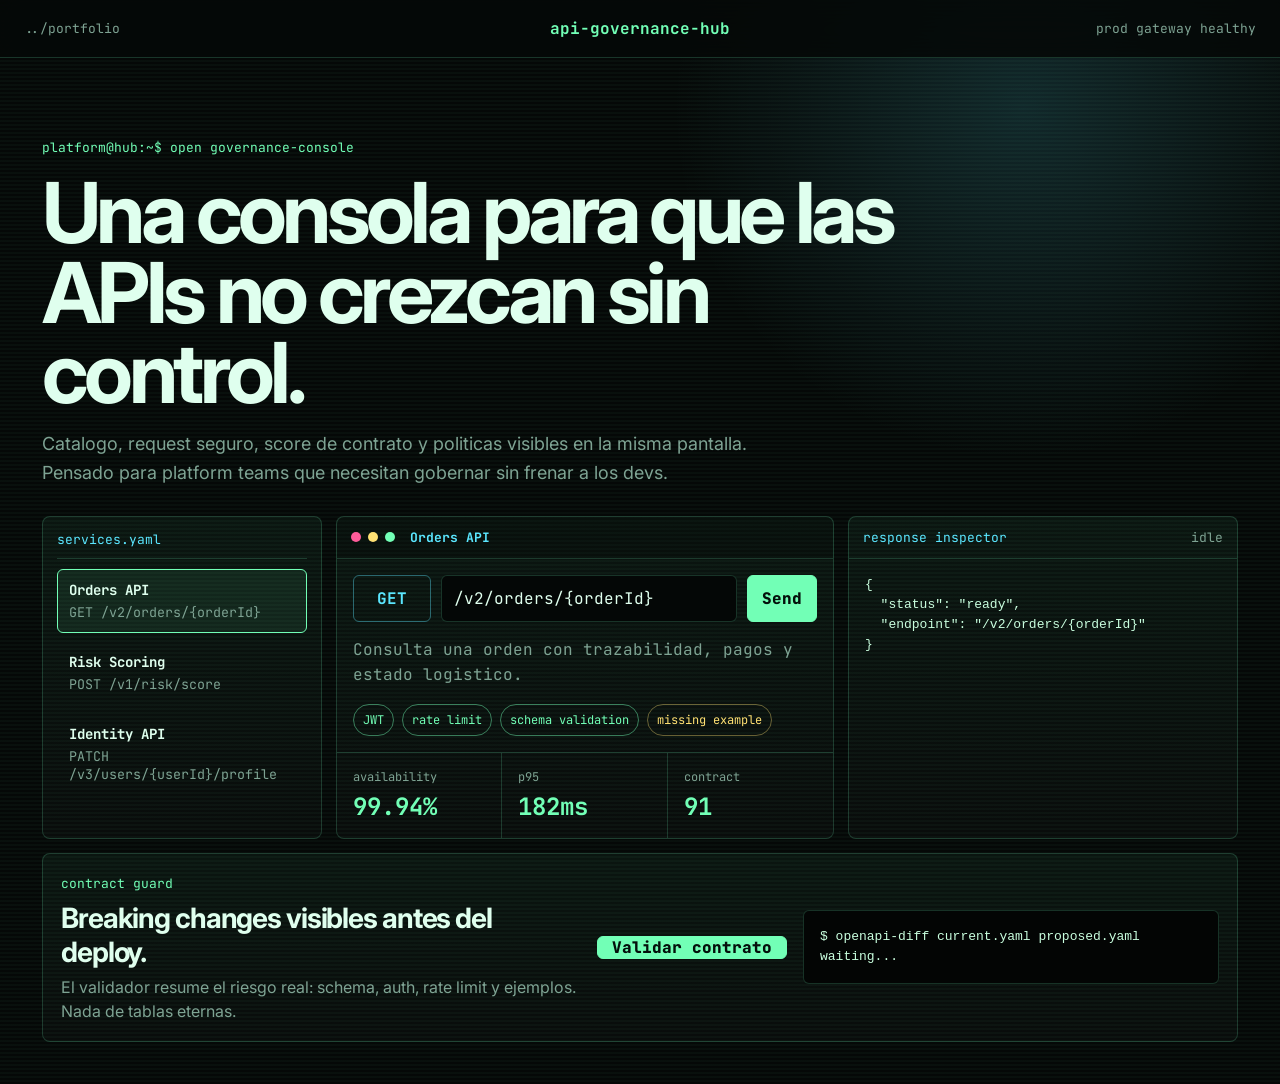
<file: projects/api-governance-hub/index.html>
<!DOCTYPE html>
<html lang="es">
<head>
    <meta charset="UTF-8">
    <meta name="viewport" content="width=device-width, initial-scale=1.0">
    <title>API Governance Hub</title>
    <meta name="description" content="Consola tecnica para gobernar APIs, contratos, politicas y respuestas en una plataforma interna.">
    <link rel="preconnect" href="https://fonts.googleapis.com">
    <link rel="preconnect" href="https://fonts.gstatic.com" crossorigin>
    <link href="https://fonts.googleapis.com/css2?family=JetBrains+Mono:wght@400;500;600;700&family=Inter:wght@500;700;800&display=swap" rel="stylesheet">
    <link rel="stylesheet" href="styles.css">
</head>
<body>
    <header class="terminal-header">
        <a href="../../index.html">../portfolio</a>
        <strong>api-governance-hub</strong>
        <span>prod gateway healthy</span>
    </header>

    <main class="terminal-page">
        <section class="hero">
            <span class="prompt">platform@hub:~$ open governance-console</span>
            <h1>Una consola para que las APIs no crezcan sin control.</h1>
            <p>Catalogo, request seguro, score de contrato y politicas visibles en la misma pantalla. Pensado para platform teams que necesitan gobernar sin frenar a los devs.</p>
        </section>

        <section class="console-grid">
            <aside class="service-rail">
                <div class="rail-title">services.yaml</div>
                <div id="endpointList" class="endpoint-list"></div>
            </aside>

            <section class="request-console">
                <div class="window-bar">
                    <span></span><span></span><span></span>
                    <strong id="serviceName">Endpoint</strong>
                </div>
                <div class="request-line">
                    <span id="methodBadge" class="method">GET</span>
                    <input id="urlInput" readonly>
                    <button id="sendRequest">Send</button>
                </div>
                <p id="servicePath" class="service-path"></p>
                <div id="policyList" class="policy-list"></div>
                <div class="slo-strip">
                    <div><span>availability</span><strong id="availabilityValue">99.94%</strong></div>
                    <div><span>p95</span><strong id="latencyValue">182ms</strong></div>
                    <div><span>contract</span><strong id="contractScore">91</strong></div>
                </div>
            </section>

            <aside class="response-panel">
                <div class="panel-head">
                    <span>response inspector</span>
                    <em id="responseMeta">idle</em>
                </div>
                <pre id="jsonOutput">{
  "status": "ready",
  "message": "Select an endpoint and send a request."
}</pre>
            </aside>
        </section>

        <section class="contract-lab">
            <div>
                <span class="prompt">contract guard</span>
                <h2>Breaking changes visibles antes del deploy.</h2>
                <p>El validador resume el riesgo real: schema, auth, rate limit y ejemplos. Nada de tablas eternas.</p>
            </div>
            <button id="runContract">Validar contrato</button>
            <pre id="contractOutput">$ openapi-diff current.yaml proposed.yaml
waiting...</pre>
        </section>
    </main>

    <script src="script.js"></script>
</body>
</html>
</file>
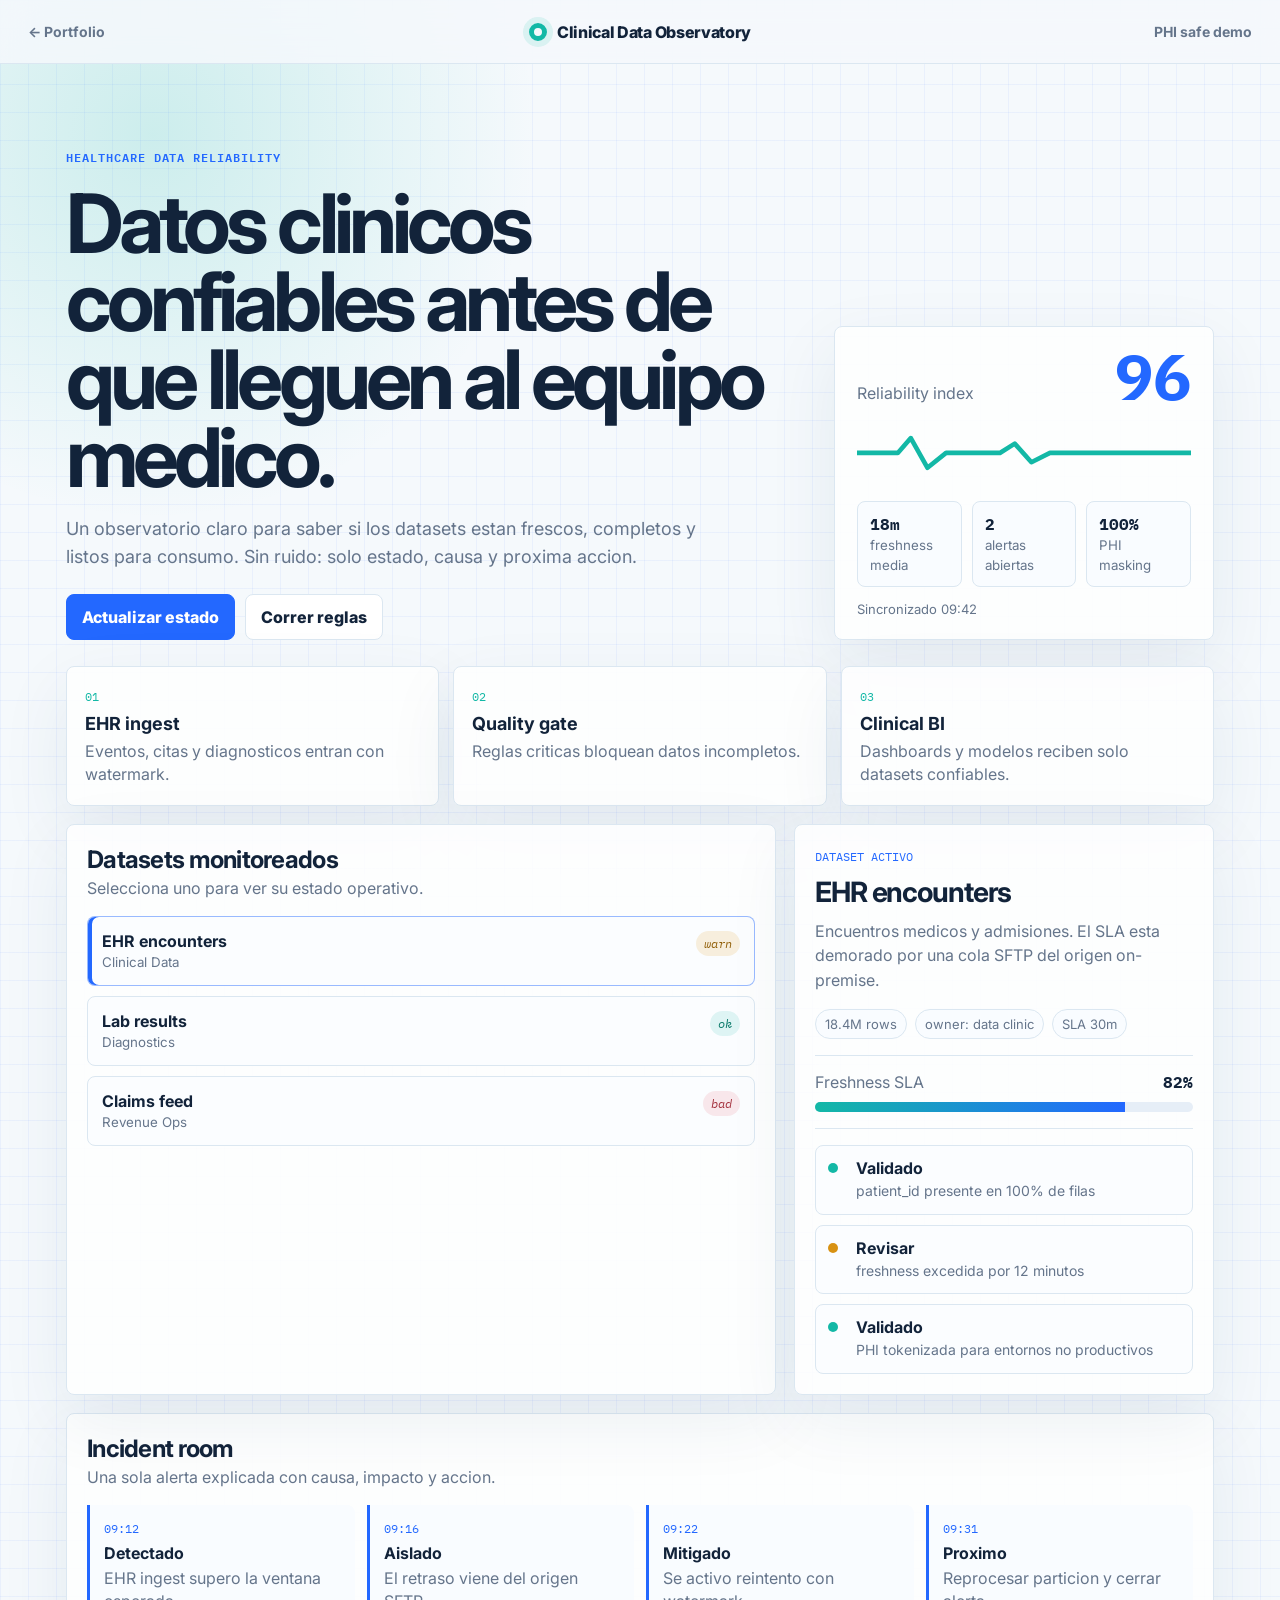
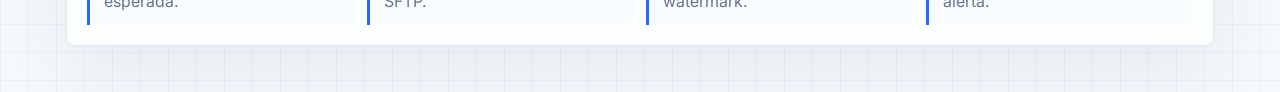
<file: projects/clinical-data-observatory/index.html>
<!DOCTYPE html>
<html lang="es">
<head>
    <meta charset="UTF-8">
    <meta name="viewport" content="width=device-width, initial-scale=1.0">
    <title>Clinical Data Observatory</title>
    <meta name="description" content="Observatorio de datos clinicos con freshness, calidad y linaje para equipos de salud.">
    <link rel="preconnect" href="https://fonts.googleapis.com">
    <link rel="preconnect" href="https://fonts.gstatic.com" crossorigin>
    <link href="https://fonts.googleapis.com/css2?family=Inter:wght@400;500;600;700;800&family=IBM+Plex+Mono:wght@500;600&display=swap" rel="stylesheet">
    <link rel="stylesheet" href="styles.css">
</head>
<body>
    <header class="clinic-header">
        <a href="../../index.html" class="back-link">&larr; Portfolio</a>
        <div class="brand">
            <span class="brand-mark"></span>
            Clinical Data Observatory
        </div>
        <span class="environment">PHI safe demo</span>
    </header>

    <main class="page">
        <section class="hero">
            <div class="hero-copy">
                <span class="eyebrow">Healthcare data reliability</span>
                <h1>Datos clinicos confiables antes de que lleguen al equipo medico.</h1>
                <p>Un observatorio claro para saber si los datasets estan frescos, completos y listos para consumo. Sin ruido: solo estado, causa y proxima accion.</p>
                <div class="hero-actions">
                    <button id="refreshState">Actualizar estado</button>
                    <button id="runQuality" class="secondary">Correr reglas</button>
                </div>
            </div>

            <aside class="vitals-card" aria-label="Estado general">
                <div class="vitals-top">
                    <span>Reliability index</span>
                    <strong id="reliabilityScore">96</strong>
                </div>
                <svg class="pulse-line" viewBox="0 0 360 54" aria-hidden="true">
                    <polyline points="0,28 44,28 58,12 76,44 96,28 154,28 170,18 188,38 208,28 360,28"></polyline>
                </svg>
                <div class="vitals-grid">
                    <div><b>18m</b><small>freshness media</small></div>
                    <div><b>2</b><small>alertas abiertas</small></div>
                    <div><b>100%</b><small>PHI masking</small></div>
                </div>
                <p id="lastSync">Sincronizado 09:42</p>
            </aside>
        </section>

        <section class="care-path" aria-label="Flujo de datos">
            <div>
                <span>01</span>
                <strong>EHR ingest</strong>
                <p>Eventos, citas y diagnosticos entran con watermark.</p>
            </div>
            <div>
                <span>02</span>
                <strong>Quality gate</strong>
                <p>Reglas criticas bloquean datos incompletos.</p>
            </div>
            <div>
                <span>03</span>
                <strong>Clinical BI</strong>
                <p>Dashboards y modelos reciben solo datasets confiables.</p>
            </div>
        </section>

        <section class="observatory">
            <div class="dataset-panel">
                <div class="section-title">
                    <h2>Datasets monitoreados</h2>
                    <p>Selecciona uno para ver su estado operativo.</p>
                </div>
                <div id="datasetList" class="dataset-list"></div>
            </div>

            <aside class="dataset-detail">
                <span class="detail-label">Dataset activo</span>
                <h2 id="datasetName"></h2>
                <p id="datasetDesc"></p>
                <div id="datasetMeta" class="meta-row"></div>
                <div class="freshness">
                    <div>
                        <span>Freshness SLA</span>
                        <strong id="freshnessValue"></strong>
                    </div>
                    <div class="freshness-bar"><span id="freshnessBar"></span></div>
                </div>
                <div id="qualityRules" class="rule-stack"></div>
            </aside>
        </section>

        <section class="incident-room">
            <div class="section-title">
                <h2>Incident room</h2>
                <p>Una sola alerta explicada con causa, impacto y accion.</p>
            </div>
            <div id="incidentSteps" class="incident-steps"></div>
        </section>
    </main>

    <script src="script.js"></script>
</body>
</html>
</file>
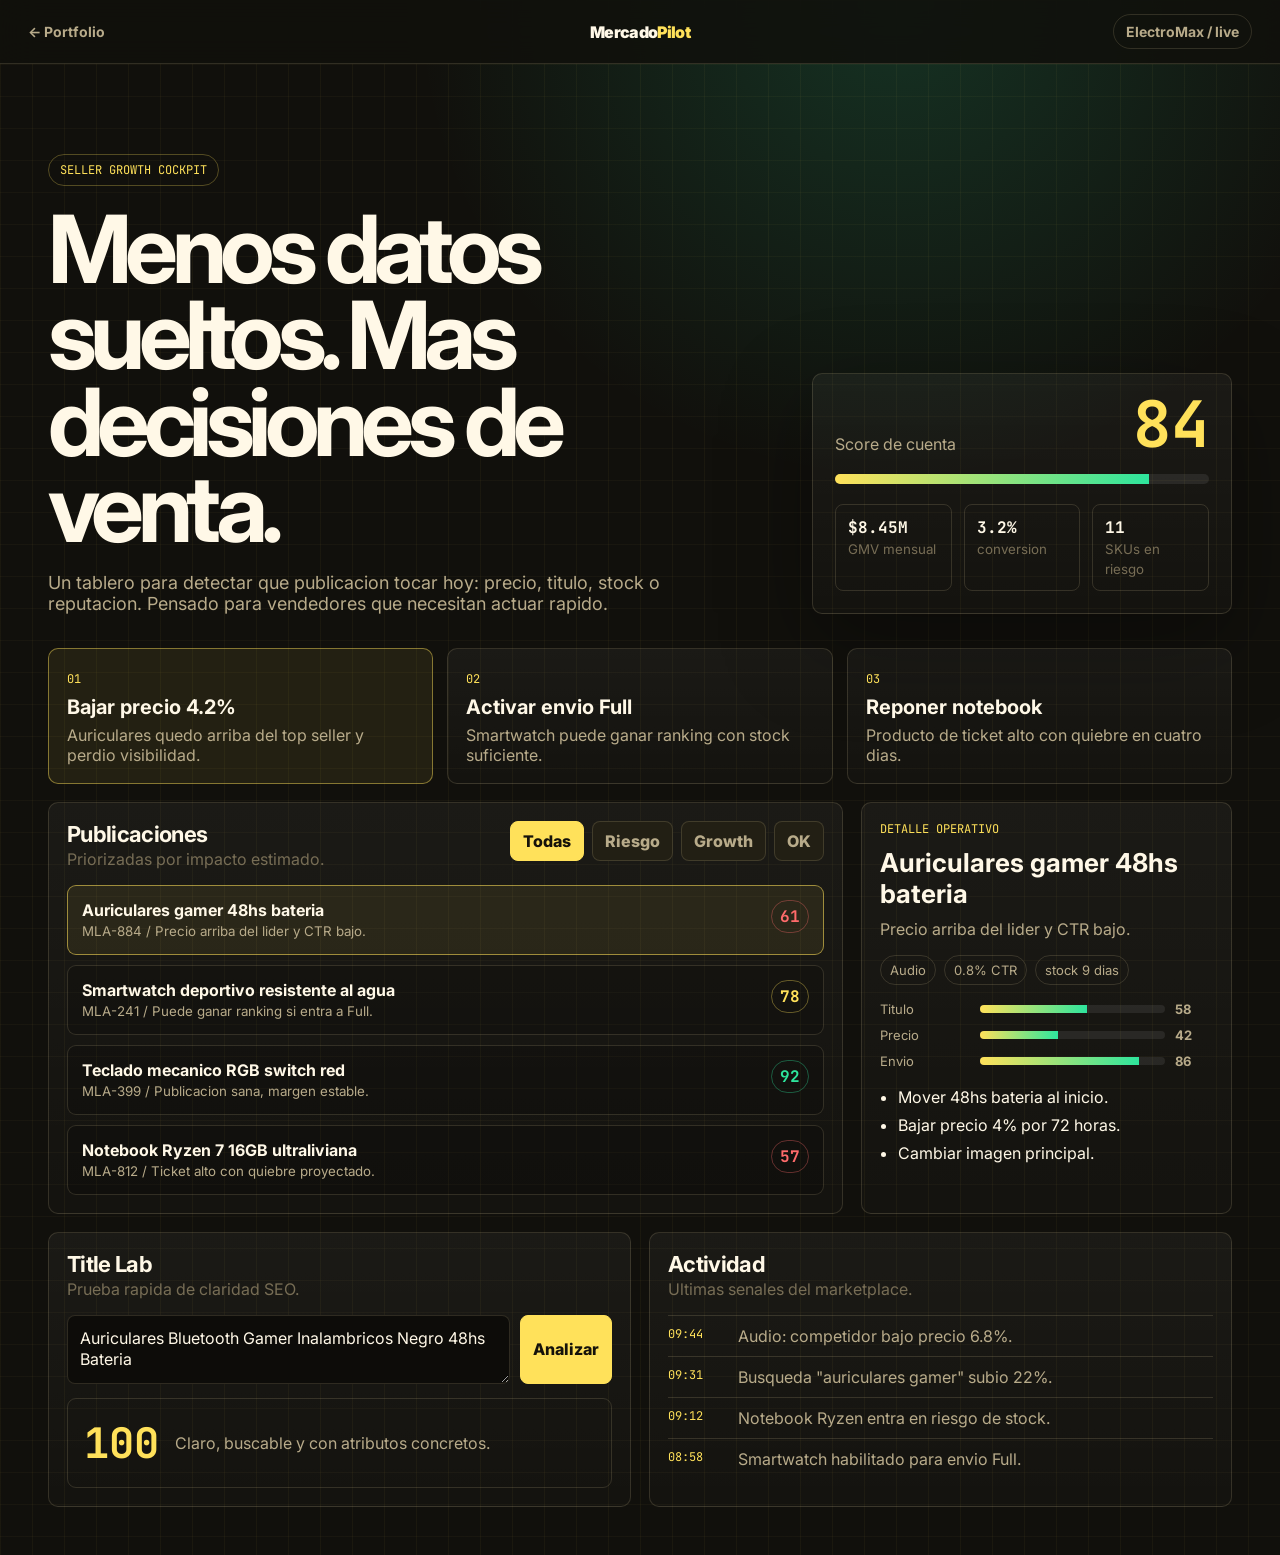
<file: projects/mercadopilot-intelligence/index.html>
<!DOCTYPE html>
<html lang="es">
<head>
    <meta charset="UTF-8">
    <meta name="viewport" content="width=device-width, initial-scale=1.0">
    <title>MercadoPilot Intelligence</title>
    <meta name="description" content="Panel de crecimiento para vendedores de marketplace con decisiones claras sobre precio, stock y publicaciones.">
    <link rel="preconnect" href="https://fonts.googleapis.com">
    <link rel="preconnect" href="https://fonts.gstatic.com" crossorigin>
    <link href="https://fonts.googleapis.com/css2?family=Inter:wght@400;500;600;700;800;900&family=JetBrains+Mono:wght@500;700&display=swap" rel="stylesheet">
    <link rel="stylesheet" href="styles.css">
</head>
<body>
    <header class="topbar">
        <a href="../../index.html" class="back">&larr; Portfolio</a>
        <div class="brand">Mercado<span>Pilot</span></div>
        <div class="account-pill">ElectroMax / live</div>
    </header>

    <main class="page">
        <section class="hero">
            <div class="hero-copy">
                <span class="tag">Seller growth cockpit</span>
                <h1>Menos datos sueltos. Mas decisiones de venta.</h1>
                <p>Un tablero para detectar que publicacion tocar hoy: precio, titulo, stock o reputacion. Pensado para vendedores que necesitan actuar rapido.</p>
            </div>
            <aside class="seller-card">
                <div class="seller-card__top">
                    <span>Score de cuenta</span>
                    <strong id="accountScore">84</strong>
                </div>
                <div class="seller-meter"><span style="--value:84%"></span></div>
                <div class="seller-stats">
                    <div><b>$8.45M</b><small>GMV mensual</small></div>
                    <div><b>3.2%</b><small>conversion</small></div>
                    <div><b>11</b><small>SKUs en riesgo</small></div>
                </div>
            </aside>
        </section>

        <section class="decision-row" aria-label="Decisiones recomendadas">
            <article class="decision is-hot">
                <span>01</span>
                <h3>Bajar precio 4.2%</h3>
                <p>Auriculares quedo arriba del top seller y perdio visibilidad.</p>
            </article>
            <article class="decision">
                <span>02</span>
                <h3>Activar envio Full</h3>
                <p>Smartwatch puede ganar ranking con stock suficiente.</p>
            </article>
            <article class="decision">
                <span>03</span>
                <h3>Reponer notebook</h3>
                <p>Producto de ticket alto con quiebre en cuatro dias.</p>
            </article>
        </section>

        <section class="workspace">
            <div class="board">
                <div class="section-head">
                    <div>
                        <h2>Publicaciones</h2>
                        <p>Priorizadas por impacto estimado.</p>
                    </div>
                    <div class="filters">
                        <button class="active" data-filter="all">Todas</button>
                        <button data-filter="risk">Riesgo</button>
                        <button data-filter="growth">Growth</button>
                        <button data-filter="ok">OK</button>
                    </div>
                </div>
                <div class="listing-list" id="listingList"></div>
            </div>

            <aside class="detail" id="detailPanel">
                <div class="detail__label">Detalle operativo</div>
                <h2 id="detailTitle">Selecciona una publicacion</h2>
                <p id="detailText">Cada recomendacion resume motivo, impacto y accion concreta.</p>
                <div class="detail-meta" id="detailMeta"></div>
                <div class="score-list" id="scoreList"></div>
                <ul class="next-steps" id="nextSteps"></ul>
            </aside>
        </section>

        <section class="bottom-grid">
            <div class="title-lab">
                <div class="section-head">
                    <div>
                        <h2>Title Lab</h2>
                        <p>Prueba rapida de claridad SEO.</p>
                    </div>
                </div>
                <div class="lab-form">
                    <textarea id="titleInput" rows="2">Auriculares Bluetooth Gamer Inalambricos Negro 48hs Bateria</textarea>
                    <button id="analyzeBtn">Analizar</button>
                </div>
                <div class="lab-result">
                    <strong id="titleScore">--</strong>
                    <p id="titleFeedback">El score combina longitud, atributos y ruido comercial.</p>
                </div>
            </div>

            <div class="activity">
                <div class="section-head">
                    <div>
                        <h2>Actividad</h2>
                        <p>Ultimas senales del marketplace.</p>
                    </div>
                </div>
                <div id="activityFeed" class="activity-feed"></div>
            </div>
        </section>
    </main>

    <script src="script.js"></script>
</body>
</html>
</file>
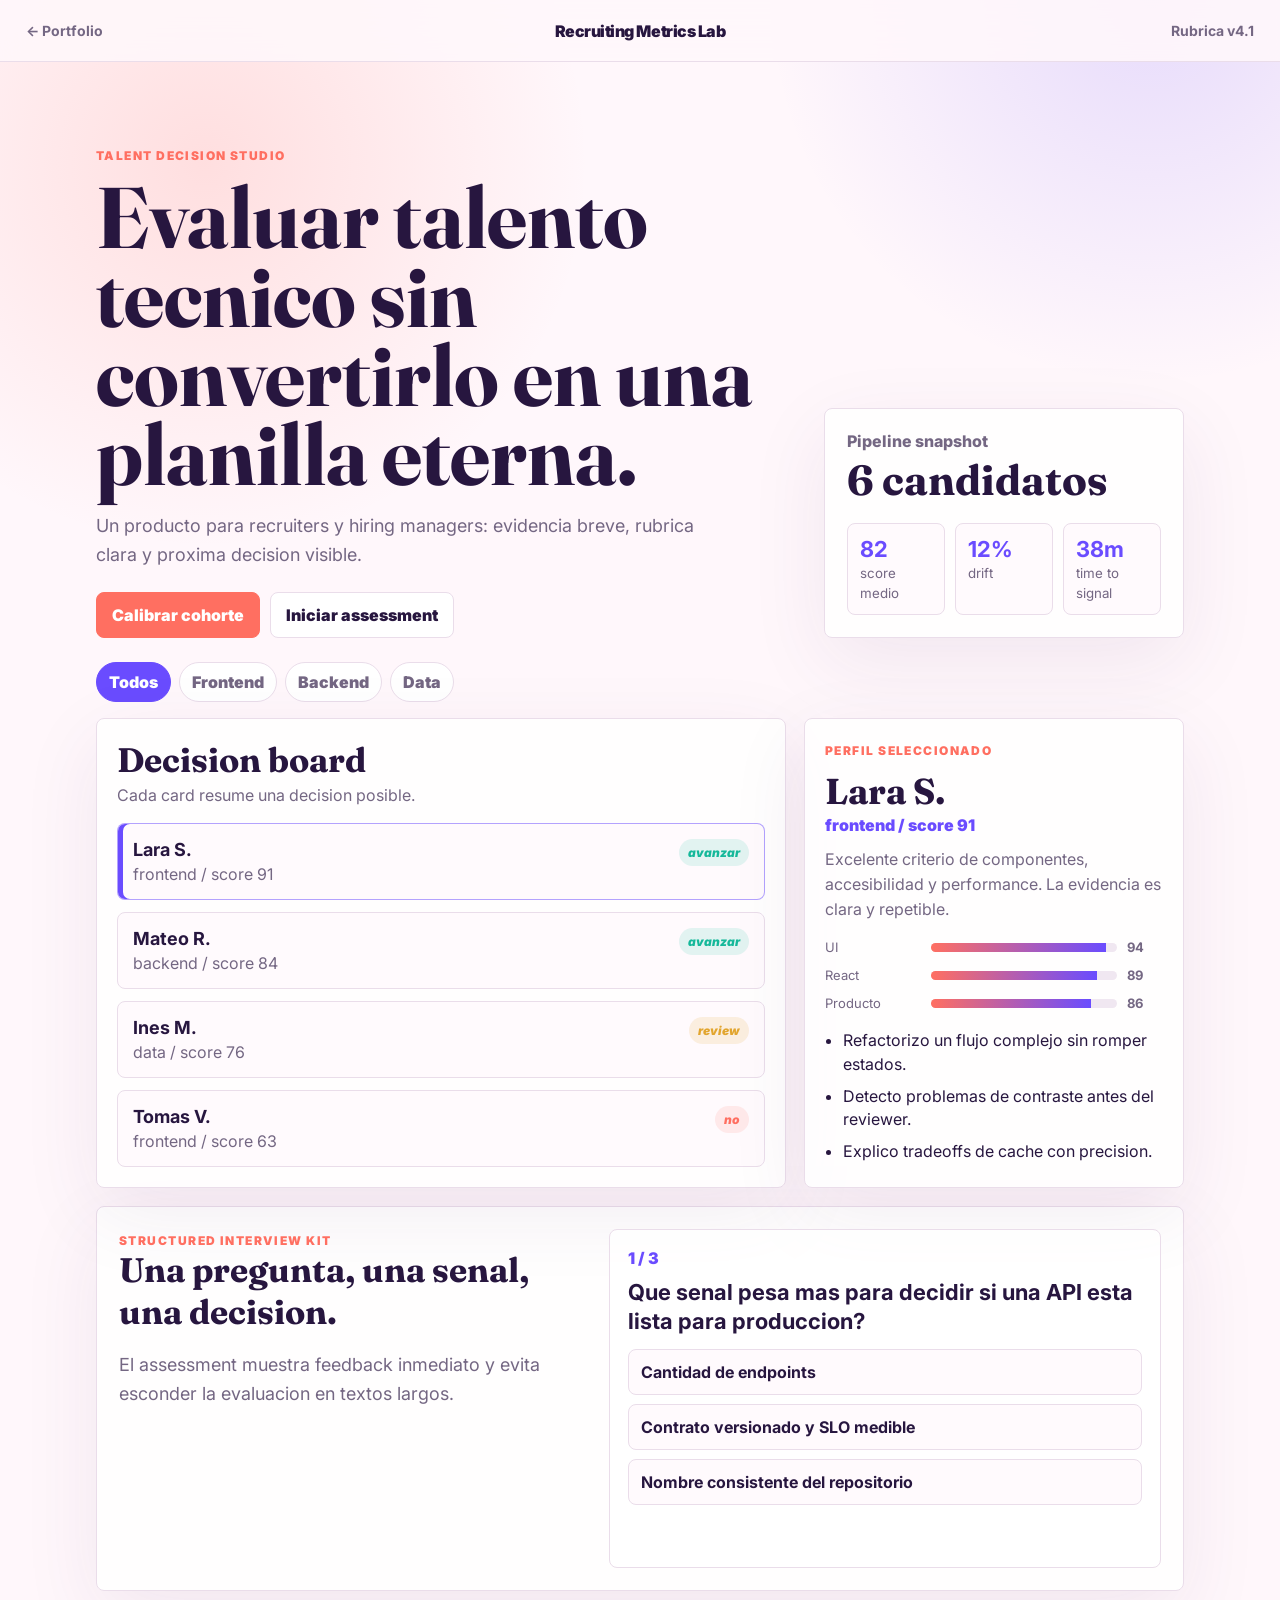
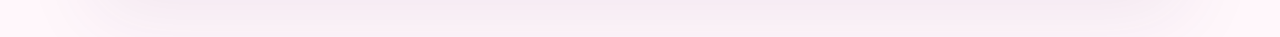
<file: projects/recruiting-metrics-lab/index.html>
<!DOCTYPE html>
<html lang="es">
<head>
    <meta charset="UTF-8">
    <meta name="viewport" content="width=device-width, initial-scale=1.0">
    <title>Recruiting Metrics Lab</title>
    <meta name="description" content="Producto HR Tech para evaluar candidatos tecnicos con scorecards claros y decisiones explicables.">
    <link rel="preconnect" href="https://fonts.googleapis.com">
    <link rel="preconnect" href="https://fonts.gstatic.com" crossorigin>
    <link href="https://fonts.googleapis.com/css2?family=Inter:wght@400;500;600;700;800;900&family=Fraunces:opsz,wght@9..144,700;9..144,800&display=swap" rel="stylesheet">
    <link rel="stylesheet" href="styles.css">
</head>
<body>
    <header class="studio-header">
        <a href="../../index.html" class="back">&larr; Portfolio</a>
        <strong>Recruiting Metrics Lab</strong>
        <span>Rubrica v4.1</span>
    </header>

    <main class="page">
        <section class="hero">
            <div>
                <span class="eyebrow">Talent decision studio</span>
                <h1>Evaluar talento tecnico sin convertirlo en una planilla eterna.</h1>
                <p>Un producto para recruiters y hiring managers: evidencia breve, rubrica clara y proxima decision visible.</p>
                <div class="hero-actions">
                    <button id="calibrateBtn">Calibrar cohorte</button>
                    <button id="startBtn" class="ghost">Iniciar assessment</button>
                </div>
            </div>
            <aside class="talent-card">
                <span>Pipeline snapshot</span>
                <strong>6 candidatos</strong>
                <div class="snapshot-grid">
                    <div><b>82</b><small>score medio</small></div>
                    <div><b id="driftValue">12%</b><small>drift</small></div>
                    <div><b>38m</b><small>time to signal</small></div>
                </div>
            </aside>
        </section>

        <nav id="roleFilters" class="role-filters" aria-label="Filtro por rol">
            <button class="active" data-role="all">Todos</button>
            <button data-role="frontend">Frontend</button>
            <button data-role="backend">Backend</button>
            <button data-role="data">Data</button>
        </nav>

        <section class="workspace">
            <div class="candidate-column">
                <div class="section-title">
                    <h2>Decision board</h2>
                    <p>Cada card resume una decision posible.</p>
                </div>
                <div id="candidateDeck" class="candidate-deck"></div>
            </div>

            <aside class="profile-panel">
                <span class="profile-label">Perfil seleccionado</span>
                <h2 id="profileName"></h2>
                <p id="profileRole"></p>
                <p id="profileSummary" class="summary"></p>
                <div id="skillBars" class="skill-bars"></div>
                <ul id="evidenceList" class="evidence-list"></ul>
            </aside>
        </section>

        <section class="interview-kit">
            <div>
                <span class="eyebrow">Structured interview kit</span>
                <h2>Una pregunta, una senal, una decision.</h2>
                <p>El assessment muestra feedback inmediato y evita esconder la evaluacion en textos largos.</p>
            </div>
            <div class="question-card">
                <span id="questionCounter">1 / 3</span>
                <h3 id="questionText"></h3>
                <div id="answerOptions" class="answer-options"></div>
                <p id="feedbackBox" class="feedback"></p>
            </div>
        </section>
    </main>

    <script src="script.js"></script>
</body>
</html>
</file>
<file: projects/api-governance-hub/styles.css>
:root {
    --bg: #050807;
    --panel: #09110f;
    --panel-2: #0d1714;
    --line: rgba(117, 255, 194, .18);
    --text: #dfffee;
    --muted: #7ea393;
    --green: #72ffb6;
    --cyan: #5be7ff;
    --pink: #ff5c9a;
    --yellow: #ffe173;
    --mono: "JetBrains Mono", monospace;
    --font: Inter, system-ui, sans-serif;
}

* { box-sizing: border-box; margin: 0; padding: 0; }
body {
    min-height: 100vh;
    color: var(--text);
    font-family: var(--mono);
    background:
        linear-gradient(rgba(114, 255, 182, .03) 50%, transparent 50%),
        radial-gradient(circle at 80% 10%, rgba(91, 231, 255, .14), transparent 22rem),
        var(--bg);
    background-size: auto 4px, auto, auto;
}
a { color: inherit; text-decoration: none; }
button, input { font: inherit; }
button { cursor: pointer; }

.terminal-header {
    display: grid;
    grid-template-columns: 1fr auto 1fr;
    align-items: center;
    min-height: 58px;
    padding: 0 24px;
    border-bottom: 1px solid var(--line);
    background: rgba(5, 8, 7, .88);
    position: sticky;
    top: 0;
    z-index: 10;
    backdrop-filter: blur(16px);
}
.terminal-header a, .terminal-header span { color: var(--muted); font-size: 13px; }
.terminal-header span { justify-self: end; }
.terminal-header strong { color: var(--green); }

.terminal-page { width: min(1320px, 100%); margin: 0 auto; padding: clamp(18px, 4vw, 42px); }
.hero { padding: 36px 0 28px; }
.prompt { color: var(--green); font-size: 13px; }
h1 {
    max-width: 920px;
    margin-top: 16px;
    font-family: var(--font);
    font-size: clamp(38px, 7vw, 84px);
    line-height: .95;
    letter-spacing: -.055em;
}
.hero p {
    max-width: 720px;
    margin-top: 18px;
    color: var(--muted);
    font-family: var(--font);
    font-size: 18px;
    line-height: 1.6;
}

.console-grid {
    display: grid;
    grid-template-columns: 280px minmax(0, 1fr) 390px;
    gap: 14px;
}
.service-rail, .request-console, .response-panel, .contract-lab {
    border: 1px solid var(--line);
    border-radius: 8px;
    background: linear-gradient(180deg, rgba(114, 255, 182, .055), rgba(255, 255, 255, .018));
}
.service-rail { padding: 14px; }
.rail-title {
    color: var(--cyan);
    border-bottom: 1px solid var(--line);
    padding-bottom: 10px;
    margin-bottom: 10px;
    font-size: 13px;
}
.endpoint-list { display: grid; gap: 8px; }
.endpoint {
    width: 100%;
    text-align: left;
    border: 1px solid transparent;
    border-radius: 6px;
    background: transparent;
    color: var(--text);
    padding: 11px;
}
.endpoint.active { border-color: var(--green); background: rgba(114, 255, 182, .08); }
.endpoint strong { display: block; font-size: 14px; }
.endpoint small { display: block; margin-top: 4px; color: var(--muted); }

.request-console { min-width: 0; overflow: hidden; }
.window-bar {
    display: flex;
    align-items: center;
    gap: 7px;
    border-bottom: 1px solid var(--line);
    padding: 12px 14px;
    background: rgba(0, 0, 0, .24);
}
.window-bar span { width: 10px; height: 10px; border-radius: 50%; background: var(--pink); }
.window-bar span:nth-child(2) { background: var(--yellow); }
.window-bar span:nth-child(3) { background: var(--green); }
.window-bar strong { margin-left: 8px; color: var(--cyan); font-size: 13px; }
.request-line {
    display: grid;
    grid-template-columns: 78px minmax(0, 1fr) auto;
    gap: 10px;
    padding: 16px;
}
.method {
    display: inline-flex;
    justify-content: center;
    align-items: center;
    border: 1px solid rgba(91, 231, 255, .4);
    border-radius: 6px;
    color: var(--cyan);
    font-weight: 700;
}
input {
    min-width: 0;
    border: 1px solid var(--line);
    border-radius: 6px;
    background: #040706;
    color: var(--text);
    padding: 12px;
}
.request-line button, .contract-lab button {
    border: 1px solid var(--green);
    border-radius: 6px;
    background: var(--green);
    color: #04100b;
    padding: 0 14px;
    font-weight: 800;
}
.service-path { padding: 0 16px; color: var(--muted); line-height: 1.55; }
.policy-list { display: flex; flex-wrap: wrap; gap: 8px; padding: 16px; }
.policy {
    border: 1px solid var(--line);
    border-radius: 999px;
    padding: 7px 9px;
    color: var(--muted);
    font-size: 12px;
}
.policy.good { color: var(--green); border-color: rgba(114, 255, 182, .45); }
.policy.warn { color: var(--yellow); border-color: rgba(255, 225, 115, .38); }
.slo-strip {
    display: grid;
    grid-template-columns: repeat(3, 1fr);
    border-top: 1px solid var(--line);
}
.slo-strip div { padding: 16px; border-right: 1px solid var(--line); }
.slo-strip div:last-child { border-right: 0; }
.slo-strip span { display: block; color: var(--muted); font-size: 12px; }
.slo-strip strong { display: block; margin-top: 6px; color: var(--green); font-size: 24px; }

.response-panel { overflow: hidden; }
.panel-head {
    display: flex;
    justify-content: space-between;
    gap: 12px;
    border-bottom: 1px solid var(--line);
    padding: 12px 14px;
    color: var(--cyan);
    font-size: 13px;
}
.panel-head em { color: var(--muted); font-style: normal; }
pre {
    white-space: pre-wrap;
    word-break: break-word;
    color: #c9ffdf;
    line-height: 1.55;
    padding: 16px;
    font-size: 13px;
}

.contract-lab {
    display: grid;
    grid-template-columns: minmax(0, 1fr) auto minmax(320px, .8fr);
    gap: 16px;
    align-items: center;
    margin-top: 14px;
    padding: 18px;
}
.contract-lab h2 {
    margin-top: 8px;
    font-family: var(--font);
    font-size: 28px;
    letter-spacing: -.04em;
}
.contract-lab p { margin-top: 6px; color: var(--muted); font-family: var(--font); line-height: 1.5; }
.contract-lab pre { border: 1px solid var(--line); border-radius: 6px; background: #030504; }

@media (max-width: 1080px) {
    .console-grid, .contract-lab { grid-template-columns: 1fr; }
}
@media (max-width: 620px) {
    body { overflow-x: hidden; }
    .terminal-header {
        position: static;
        display: flex;
        flex-wrap: wrap;
        justify-content: space-between;
        gap: 8px 12px;
        min-height: 0;
        padding: 12px 14px;
    }
    .terminal-header strong { order: 3; flex-basis: 100%; }
    .terminal-header span { justify-self: start; }
    .terminal-page { padding: 16px 14px 28px; }
    .hero { padding: 28px 0 20px; }
    .prompt { display: block; font-size: 12px; overflow-wrap: anywhere; }
    h1 { font-size: 38px; line-height: .98; letter-spacing: -.04em; overflow-wrap: anywhere; }
    .hero p { margin-top: 14px; font-size: 16px; line-height: 1.55; }
    .console-grid { gap: 12px; }
    .service-rail { padding: 12px; }
    .endpoint { padding: 10px; }
    .endpoint strong, .endpoint small { overflow-wrap: anywhere; }
    .request-line { grid-template-columns: 72px minmax(0, 1fr); gap: 9px; padding: 14px; }
    .request-line button { grid-column: 1 / -1; min-height: 42px; }
    input { padding: 10px; font-size: 13px; }
    .service-path { padding: 0 14px; font-size: 15px; }
    .policy-list { padding: 14px; }
    .slo-strip { grid-template-columns: repeat(3, minmax(0, 1fr)); }
    .slo-strip div { padding: 12px; border-right: 1px solid var(--line); border-bottom: 0; min-width: 0; }
    .slo-strip div:last-child { border-right: 0; }
    .slo-strip strong { font-size: 22px; overflow-wrap: anywhere; }
    .panel-head { padding: 11px 12px; }
    pre { padding: 14px; font-size: 12px; }
    .contract-lab { gap: 14px; padding: 14px; }
    .contract-lab h2 { font-size: 25px; line-height: 1.08; }
    .contract-lab button { width: 100%; min-height: 42px; }
}

@media (max-width: 350px) {
    h1 { font-size: 34px; }
    .request-line, .slo-strip { grid-template-columns: 1fr; }
    .slo-strip div { border-right: 0; border-bottom: 1px solid var(--line); }
}
</file>
<file: projects/clinical-data-observatory/styles.css>
:root {
    --ink: #12233a;
    --muted: #65758b;
    --soft: #8fa0b5;
    --bg: #f5f9fc;
    --surface: #ffffff;
    --line: #dbe7f1;
    --blue: #2368ff;
    --teal: #13b8a6;
    --amber: #d89213;
    --red: #d94b59;
    --mono: "IBM Plex Mono", monospace;
    --font: Inter, system-ui, sans-serif;
}

* { box-sizing: border-box; margin: 0; padding: 0; }
body {
    min-height: 100vh;
    color: var(--ink);
    font-family: var(--font);
    background:
        linear-gradient(90deg, rgba(35, 104, 255, .06) 1px, transparent 1px),
        linear-gradient(rgba(35, 104, 255, .06) 1px, transparent 1px),
        radial-gradient(circle at 12% 8%, rgba(19, 184, 166, .18), transparent 24rem),
        var(--bg);
    background-size: 28px 28px, 28px 28px, auto, auto;
}
a { color: inherit; text-decoration: none; }
button { font: inherit; cursor: pointer; }

.clinic-header {
    position: sticky;
    top: 0;
    z-index: 20;
    display: grid;
    grid-template-columns: 1fr auto 1fr;
    align-items: center;
    min-height: 64px;
    padding: 12px 28px;
    border-bottom: 1px solid var(--line);
    background: rgba(245, 249, 252, .86);
    backdrop-filter: blur(18px);
}
.back-link, .environment { color: var(--muted); font-size: 14px; font-weight: 700; }
.environment { justify-self: end; }
.brand { display: inline-flex; align-items: center; gap: 10px; font-weight: 800; letter-spacing: -.02em; }
.brand-mark {
    width: 18px;
    height: 18px;
    border-radius: 50%;
    border: 5px solid var(--teal);
    box-shadow: 0 0 0 6px rgba(19, 184, 166, .12);
}

.page { width: min(1240px, 100%); margin: 0 auto; padding: clamp(20px, 4vw, 46px); }
.hero {
    display: grid;
    grid-template-columns: minmax(0, 1fr) 380px;
    gap: 28px;
    align-items: end;
    padding: 36px 0 26px;
}
.eyebrow {
    display: inline-flex;
    color: var(--blue);
    font-family: var(--mono);
    font-size: 12px;
    font-weight: 600;
    letter-spacing: .08em;
    text-transform: uppercase;
}
h1 {
    max-width: 830px;
    margin-top: 18px;
    font-size: clamp(38px, 7vw, 82px);
    line-height: .95;
    letter-spacing: -.06em;
}
.hero-copy p {
    max-width: 650px;
    margin-top: 18px;
    color: var(--muted);
    font-size: 18px;
    line-height: 1.6;
}
.hero-actions { display: flex; flex-wrap: wrap; gap: 10px; margin-top: 22px; }
.hero-actions button {
    border: 1px solid var(--blue);
    border-radius: 8px;
    background: var(--blue);
    color: white;
    padding: 12px 15px;
    font-weight: 800;
}
.hero-actions .secondary {
    border-color: var(--line);
    background: white;
    color: var(--ink);
}

.vitals-card, .care-path div, .dataset-panel, .dataset-detail, .incident-room {
    border: 1px solid var(--line);
    border-radius: 8px;
    background: rgba(255, 255, 255, .86);
    box-shadow: 0 24px 70px rgba(31, 67, 106, .08);
}
.vitals-card { padding: 22px; }
.vitals-top { display: flex; justify-content: space-between; align-items: flex-end; color: var(--muted); }
.vitals-top strong { color: var(--blue); font-family: var(--mono); font-size: 64px; line-height: .85; }
.pulse-line {
    display: block;
    width: 100%;
    height: 54px;
    margin: 22px 0;
    fill: none;
    stroke: var(--teal);
    stroke-width: 5;
    stroke-linecap: round;
    stroke-linejoin: round;
}
.vitals-grid { display: grid; grid-template-columns: repeat(3, 1fr); gap: 10px; }
.vitals-grid div { border: 1px solid var(--line); border-radius: 8px; padding: 12px; background: #f9fcff; }
.vitals-grid b { display: block; font-family: var(--mono); color: var(--ink); }
.vitals-grid small, .vitals-card p { color: var(--muted); }
.vitals-card p { margin-top: 14px; font-size: 13px; }

.care-path { display: grid; grid-template-columns: repeat(3, 1fr); gap: 14px; margin-bottom: 18px; }
.care-path div { padding: 18px; }
.care-path span { color: var(--teal); font-family: var(--mono); font-size: 12px; }
.care-path strong { display: block; margin-top: 8px; font-size: 18px; }
.care-path p { margin-top: 6px; color: var(--muted); line-height: 1.45; }

.observatory { display: grid; grid-template-columns: minmax(0, 1fr) 420px; gap: 18px; }
.dataset-panel, .dataset-detail, .incident-room { padding: 20px; }
.section-title h2 { font-size: 24px; letter-spacing: -.03em; }
.section-title p { margin-top: 4px; color: var(--muted); }
.dataset-list { display: grid; gap: 10px; margin-top: 18px; }
.dataset-item {
    width: 100%;
    display: grid;
    grid-template-columns: 1fr auto;
    gap: 12px;
    text-align: left;
    color: var(--ink);
    border: 1px solid var(--line);
    border-radius: 8px;
    background: #fbfdff;
    padding: 14px;
}
.dataset-item.active { border-color: rgba(35, 104, 255, .45); box-shadow: inset 4px 0 0 var(--blue); }
.dataset-item strong { display: block; }
.dataset-item small { color: var(--muted); }
.status { align-self: start; justify-self: start; border-radius: 999px; padding: 5px 8px; font-family: var(--mono); font-size: 12px; }
.status.ok { color: #087868; background: rgba(19, 184, 166, .12); }
.status.warn { color: #915f08; background: rgba(216, 146, 19, .14); }
.status.bad { color: #a3303c; background: rgba(217, 75, 89, .12); }

.detail-label { color: var(--blue); font-family: var(--mono); font-size: 12px; text-transform: uppercase; }
.dataset-detail h2 { margin-top: 10px; font-size: 28px; letter-spacing: -.04em; }
.dataset-detail p { margin-top: 10px; color: var(--muted); line-height: 1.55; }
.meta-row { display: flex; flex-wrap: wrap; gap: 8px; margin: 16px 0; }
.meta-row span { border: 1px solid var(--line); border-radius: 999px; padding: 6px 9px; color: var(--muted); font-size: 13px; background: #f9fcff; }
.freshness { border-top: 1px solid var(--line); border-bottom: 1px solid var(--line); padding: 16px 0; }
.freshness div:first-child { display: flex; justify-content: space-between; color: var(--muted); }
.freshness strong { color: var(--ink); font-family: var(--mono); }
.freshness-bar { height: 10px; margin-top: 10px; border-radius: 99px; background: #e6eef7; overflow: hidden; }
.freshness-bar span { display: block; width: var(--value); height: 100%; background: linear-gradient(90deg, var(--teal), var(--blue)); }
.rule-stack { display: grid; gap: 10px; margin-top: 16px; }
.rule {
    display: grid;
    grid-template-columns: 18px 1fr;
    gap: 10px;
    align-items: start;
    border: 1px solid var(--line);
    border-radius: 8px;
    padding: 12px;
    background: #fbfdff;
}
.dot { width: 10px; height: 10px; border-radius: 50%; margin-top: 5px; background: var(--teal); }
.dot.warn { background: var(--amber); }
.dot.bad { background: var(--red); }
.rule p { margin: 2px 0 0; font-size: 14px; }

.incident-room { margin-top: 18px; }
.incident-steps { display: grid; grid-template-columns: repeat(4, 1fr); gap: 12px; margin-top: 18px; }
.incident-step { border-left: 3px solid var(--blue); padding: 12px 12px 12px 14px; background: #f9fcff; border-radius: 0 8px 8px 0; }
.incident-step time { color: var(--blue); font-family: var(--mono); font-size: 12px; }
.incident-step strong { display: block; margin-top: 6px; }
.incident-step p { color: var(--muted); margin-top: 4px; line-height: 1.45; }

@media (max-width: 940px) {
    .hero, .observatory { grid-template-columns: 1fr; }
    .care-path, .incident-steps { grid-template-columns: 1fr; }
}
@media (max-width: 620px) {
    body { overflow-x: hidden; background-size: 24px 24px, 24px 24px, auto, auto; }
    .clinic-header {
        position: static;
        display: flex;
        flex-wrap: wrap;
        justify-content: space-between;
        gap: 8px 12px;
        min-height: 0;
        padding: 12px 14px;
    }
    .brand { order: 3; flex-basis: 100%; }
    .environment { justify-self: start; }
    .page { padding: 16px 12px 28px; }
    .hero { gap: 18px; padding: 28px 0 20px; }
    h1 { font-size: 38px; line-height: .98; letter-spacing: -.045em; }
    .hero-copy p { margin-top: 14px; font-size: 16px; line-height: 1.55; }
    .hero-actions { display: grid; grid-template-columns: repeat(2, minmax(0, 1fr)); }
    .hero-actions button { min-height: 44px; padding: 10px 12px; }
    .vitals-card, .care-path div, .dataset-panel, .dataset-detail, .incident-room { border-radius: 8px; }
    .vitals-card, .dataset-panel, .dataset-detail, .incident-room { padding: 16px; }
    .vitals-top strong { font-size: 56px; }
    .pulse-line { height: 42px; margin: 16px 0; }
    .vitals-grid { grid-template-columns: repeat(3, minmax(0, 1fr)); gap: 8px; }
    .vitals-grid div { min-width: 0; padding: 9px; }
    .vitals-grid b { font-size: 13px; overflow-wrap: anywhere; }
    .vitals-grid small { font-size: 11px; line-height: 1.25; }
    .care-path { gap: 10px; margin-bottom: 12px; }
    .care-path div { padding: 14px; }
    .observatory { gap: 12px; }
    .dataset-item { grid-template-columns: 1fr auto; padding: 12px; }
    .dataset-item strong, .dataset-detail h2 { overflow-wrap: anywhere; }
    .dataset-detail h2 { font-size: 24px; }
    .freshness div:first-child { gap: 12px; }
    .rule { padding: 11px; }
    .incident-room { margin-top: 12px; }
    .incident-steps { gap: 10px; }
}

@media (max-width: 350px) {
    h1 { font-size: 34px; }
    .hero-actions, .vitals-grid, .dataset-item { grid-template-columns: 1fr; }
}
</file>
<file: projects/mercadopilot-intelligence/styles.css>
:root {
    --bg: #11100c;
    --panel: #19170f;
    --panel-2: #221f14;
    --line: rgba(255, 232, 178, 0.14);
    --text: #fff8e7;
    --muted: #b8ab8a;
    --soft: #776d55;
    --yellow: #ffe15a;
    --green: #2ee59d;
    --red: #ff6b6b;
    --font: Inter, system-ui, sans-serif;
    --mono: "JetBrains Mono", monospace;
}

* { box-sizing: border-box; margin: 0; padding: 0; }
body {
    min-height: 100vh;
    background:
        linear-gradient(90deg, rgba(255,225,90,.045) 1px, transparent 1px),
        linear-gradient(rgba(255,225,90,.035) 1px, transparent 1px),
        radial-gradient(circle at 70% 0%, rgba(46,229,157,.16), transparent 30rem),
        var(--bg);
    background-size: 32px 32px, 32px 32px, auto, auto;
    color: var(--text);
    font-family: var(--font);
}
a { color: inherit; text-decoration: none; }
button, input, textarea { font: inherit; }
button { cursor: pointer; }

.topbar {
    height: 64px;
    display: grid;
    grid-template-columns: 1fr auto 1fr;
    align-items: center;
    padding: 0 28px;
    border-bottom: 1px solid var(--line);
    background: rgba(17,16,12,.88);
    backdrop-filter: blur(18px);
    position: sticky;
    top: 0;
    z-index: 10;
}
.brand { font-weight: 900; letter-spacing: -.04em; }
.brand span { color: var(--yellow); }
.back, .account-pill { color: var(--muted); font-size: 14px; font-weight: 700; }
.account-pill { justify-self: end; border: 1px solid var(--line); border-radius: 999px; padding: 8px 12px; }

.page { width: min(1360px, 100%); margin: 0 auto; padding: clamp(20px, 4vw, 48px); }
.hero { display: grid; grid-template-columns: minmax(0, 1.15fr) 420px; gap: 32px; align-items: end; padding: 42px 0 34px; }
.tag { display: inline-flex; color: var(--yellow); border: 1px solid rgba(255,225,90,.28); border-radius: 999px; padding: 7px 11px; font-family: var(--mono); font-size: 12px; text-transform: uppercase; }
h1 { max-width: 900px; margin-top: 20px; font-size: clamp(44px, 8vw, 94px); line-height: .92; letter-spacing: -.07em; }
.hero p { max-width: 690px; margin-top: 20px; color: var(--muted); font-size: 18px; }

.seller-card, .board, .detail, .title-lab, .activity, .decision {
    border: 1px solid var(--line);
    background: linear-gradient(180deg, rgba(255,255,255,.045), rgba(255,255,255,.015));
    border-radius: 10px;
}
.seller-card { padding: 22px; box-shadow: 0 30px 90px rgba(0,0,0,.35); }
.seller-card__top { display: flex; justify-content: space-between; align-items: end; color: var(--muted); }
.seller-card__top strong { color: var(--yellow); font-family: var(--mono); font-size: 64px; line-height: .9; }
.seller-meter { height: 10px; margin: 20px 0; border-radius: 99px; background: rgba(255,255,255,.08); overflow: hidden; }
.seller-meter span { display: block; width: var(--value); height: 100%; background: linear-gradient(90deg, var(--yellow), var(--green)); }
.seller-stats { display: grid; grid-template-columns: repeat(3, 1fr); gap: 12px; }
.seller-stats div { border: 1px solid var(--line); border-radius: 8px; padding: 12px; }
.seller-stats b { display: block; font-family: var(--mono); color: var(--text); }
.seller-stats small { color: var(--soft); }

.decision-row { display: grid; grid-template-columns: repeat(3, 1fr); gap: 14px; margin-bottom: 18px; }
.decision { padding: 18px; }
.decision span { color: var(--yellow); font-family: var(--mono); font-size: 12px; }
.decision h3 { margin-top: 8px; font-size: 20px; }
.decision p { margin-top: 6px; color: var(--muted); }
.decision.is-hot { border-color: rgba(255,225,90,.45); background: rgba(255,225,90,.08); }

.workspace { display: grid; grid-template-columns: minmax(0, 1.5fr) minmax(340px, .7fr); gap: 18px; }
.board, .detail, .title-lab, .activity { padding: 18px; }
.section-head { display: flex; justify-content: space-between; gap: 16px; align-items: start; margin-bottom: 16px; }
.section-head h2 { font-size: 22px; letter-spacing: -.03em; }
.section-head p { color: var(--soft); margin-top: 2px; }
.filters { display: flex; flex-wrap: wrap; gap: 8px; }
.filters button, .lab-form button {
    border: 1px solid var(--line);
    background: var(--panel-2);
    color: var(--muted);
    border-radius: 8px;
    padding: 9px 12px;
    font-weight: 800;
}
.filters button.active, .lab-form button { color: #15120a; background: var(--yellow); border-color: var(--yellow); }

.listing-list { display: grid; gap: 10px; }
.listing {
    width: 100%;
    display: grid;
    grid-template-columns: 1fr auto;
    gap: 10px;
    text-align: left;
    color: var(--text);
    border: 1px solid var(--line);
    border-radius: 9px;
    background: rgba(0,0,0,.16);
    padding: 14px;
}
.listing.active { border-color: rgba(255,225,90,.55); background: rgba(255,225,90,.075); }
.listing h3 { font-size: 16px; }
.listing small, .listing p { color: var(--muted); }
.listing-score { font-family: var(--mono); border-radius: 999px; padding: 5px 8px; height: fit-content; }
.risk { color: var(--red); border: 1px solid rgba(255,107,107,.35); }
.growth { color: var(--yellow); border: 1px solid rgba(255,225,90,.35); }
.ok { color: var(--green); border: 1px solid rgba(46,229,157,.35); }

.detail__label { color: var(--yellow); font-family: var(--mono); font-size: 12px; text-transform: uppercase; }
.detail h2 { margin-top: 10px; font-size: 26px; }
.detail p { margin-top: 10px; color: var(--muted); }
.detail-meta { display: flex; flex-wrap: wrap; gap: 8px; margin: 16px 0; }
.pill { border: 1px solid var(--line); border-radius: 999px; padding: 6px 9px; color: var(--muted); font-size: 13px; }
.score-list { display: grid; gap: 10px; }
.score-row { display: grid; grid-template-columns: 90px 1fr 38px; gap: 10px; align-items: center; color: var(--muted); font-size: 13px; }
.bar { height: 8px; border-radius: 99px; background: rgba(255,255,255,.08); overflow: hidden; }
.bar span { display: block; width: var(--value); height: 100%; background: linear-gradient(90deg, var(--yellow), var(--green)); }
.next-steps { margin: 18px 0 0 18px; color: var(--text); display: grid; gap: 8px; }

.bottom-grid { display: grid; grid-template-columns: 1fr 1fr; gap: 18px; margin-top: 18px; }
.lab-form { display: flex; gap: 10px; }
.lab-form textarea {
    flex: 1;
    min-width: 0;
    min-height: 48px;
    resize: vertical;
    border: 1px solid var(--line);
    background: #0d0c09;
    color: var(--text);
    border-radius: 8px;
    padding: 12px;
    line-height: 1.35;
}
.lab-result { margin-top: 14px; border: 1px solid var(--line); border-radius: 9px; padding: 16px; display: flex; gap: 16px; align-items: center; }
.lab-result strong { font-family: var(--mono); font-size: 42px; color: var(--yellow); }
.lab-result p { color: var(--muted); }
.activity-feed { display: grid; gap: 10px; }
.event { display: grid; grid-template-columns: 58px 1fr; gap: 12px; border-top: 1px solid var(--line); padding-top: 10px; }
.event time { color: var(--yellow); font-family: var(--mono); font-size: 12px; }
.event p { color: var(--muted); }

@media (max-width: 980px) {
    .hero, .workspace, .bottom-grid { grid-template-columns: 1fr; }
    .decision-row { grid-template-columns: 1fr; }
}
@media (max-width: 620px) {
    body { overflow-x: hidden; background-size: 24px 24px, 24px 24px, auto, auto; }
    .topbar {
        position: static;
        height: auto;
        display: flex;
        flex-wrap: wrap;
        justify-content: space-between;
        gap: 8px 12px;
        padding: 12px 14px;
    }
    .brand { order: 3; flex-basis: 100%; font-size: 16px; }
    .account-pill { justify-self: start; padding: 7px 10px; }
    .page { padding: 16px 12px 28px; }
    .hero { gap: 18px; padding: 28px 0 20px; }
    h1 { font-size: 40px; line-height: .96; letter-spacing: -.045em; }
    .hero p { margin-top: 14px; font-size: 16px; line-height: 1.45; }
    .tag { max-width: 100%; white-space: normal; font-size: 10px; }
    .seller-card, .board, .detail, .title-lab, .activity, .decision { border-radius: 8px; }
    .seller-card, .board, .detail, .title-lab, .activity { padding: 14px; }
    .seller-card__top strong { font-size: 56px; }
    .seller-stats { grid-template-columns: repeat(3, minmax(0, 1fr)); gap: 8px; }
    .seller-stats div { padding: 9px; min-width: 0; }
    .seller-stats b { font-size: 13px; overflow-wrap: anywhere; }
    .seller-stats small { font-size: 11px; line-height: 1.2; }
    .decision { padding: 14px; }
    .decision-row, .workspace, .bottom-grid { gap: 12px; }
    .section-head, .lab-form, .lab-result { flex-direction: column; align-items: stretch; }
    .section-head h2 { font-size: 21px; }
    .filters button { flex: 1 1 calc(50% - 8px); min-height: 40px; }
    .listing { grid-template-columns: 1fr auto; padding: 12px; }
    .listing h3 { font-size: 15px; overflow-wrap: anywhere; }
    .listing small { overflow-wrap: anywhere; }
    .detail h2 { font-size: 22px; overflow-wrap: anywhere; }
    .score-row { grid-template-columns: 72px minmax(0, 1fr) 34px; gap: 8px; }
    .next-steps { margin-left: 16px; font-size: 14px; line-height: 1.45; }
    .lab-form textarea { min-height: 72px; }
    .lab-form button { min-height: 44px; }
    .lab-result strong { font-size: 36px; }
    .event { grid-template-columns: 48px 1fr; gap: 9px; }
}

@media (max-width: 350px) {
    h1 { font-size: 36px; }
    .seller-stats { grid-template-columns: 1fr; }
    .listing, .score-row, .event { grid-template-columns: 1fr; }
}
</file>
<file: projects/recruiting-metrics-lab/styles.css>
:root {
    --ink: #27163f;
    --muted: #746783;
    --bg: #fff7fb;
    --surface: #ffffff;
    --line: #eaddea;
    --coral: #ff6f61;
    --violet: #6a4cff;
    --mint: #15b89a;
    --gold: #e2a52e;
    --font: Inter, system-ui, sans-serif;
    --display: Fraunces, Georgia, serif;
}

* { box-sizing: border-box; margin: 0; padding: 0; }
body {
    min-height: 100vh;
    color: var(--ink);
    font-family: var(--font);
    background:
        radial-gradient(circle at 16% 10%, rgba(255, 111, 97, .18), transparent 24rem),
        radial-gradient(circle at 90% 0%, rgba(106, 76, 255, .16), transparent 24rem),
        var(--bg);
}
a { color: inherit; text-decoration: none; }
button { font: inherit; cursor: pointer; }

.studio-header {
    position: sticky;
    top: 0;
    z-index: 10;
    min-height: 62px;
    display: grid;
    grid-template-columns: 1fr auto 1fr;
    align-items: center;
    padding: 0 26px;
    border-bottom: 1px solid var(--line);
    background: rgba(255, 247, 251, .88);
    backdrop-filter: blur(16px);
}
.studio-header .back, .studio-header span { color: var(--muted); font-size: 14px; font-weight: 700; }
.studio-header span { justify-self: end; }
.studio-header strong { font-weight: 900; letter-spacing: -.03em; }

.page { width: min(1180px, 100%); margin: 0 auto; padding: clamp(20px, 4vw, 46px); }
.hero {
    display: grid;
    grid-template-columns: minmax(0, 1fr) 360px;
    gap: 30px;
    align-items: end;
    padding: 36px 0 24px;
}
.eyebrow {
    display: inline-flex;
    color: var(--coral);
    font-size: 12px;
    font-weight: 900;
    letter-spacing: .12em;
    text-transform: uppercase;
}
h1 {
    max-width: 840px;
    margin-top: 14px;
    font-family: var(--display);
    font-size: clamp(42px, 8vw, 86px);
    line-height: .92;
    letter-spacing: 0;
}
.hero p, .interview-kit p {
    max-width: 620px;
    margin-top: 18px;
    color: var(--muted);
    font-size: 18px;
    line-height: 1.6;
}
.hero-actions { display: flex; flex-wrap: wrap; gap: 10px; margin-top: 22px; }
.hero-actions button {
    border: 1px solid var(--coral);
    border-radius: 8px;
    background: var(--coral);
    color: white;
    padding: 12px 15px;
    font-weight: 900;
}
.hero-actions .ghost {
    border-color: var(--line);
    background: white;
    color: var(--ink);
}
.talent-card, .candidate-column, .profile-panel, .interview-kit, .question-card {
    border: 1px solid var(--line);
    border-radius: 8px;
    background: rgba(255, 255, 255, .86);
    box-shadow: 0 24px 80px rgba(80, 42, 96, .08);
}
.talent-card { padding: 22px; }
.talent-card span { color: var(--muted); font-weight: 800; }
.talent-card > strong { display: block; margin-top: 8px; font-family: var(--display); font-size: 42px; line-height: 1; }
.snapshot-grid { display: grid; grid-template-columns: repeat(3, 1fr); gap: 10px; margin-top: 22px; }
.snapshot-grid div { border: 1px solid var(--line); border-radius: 8px; padding: 12px; background: #fffafd; }
.snapshot-grid b { display: block; color: var(--violet); font-size: 22px; }
.snapshot-grid small { color: var(--muted); }

.role-filters { display: flex; flex-wrap: wrap; gap: 8px; margin-bottom: 16px; }
.role-filters button {
    border: 1px solid var(--line);
    border-radius: 999px;
    background: white;
    color: var(--muted);
    padding: 9px 12px;
    font-weight: 900;
}
.role-filters button.active { border-color: var(--violet); color: white; background: var(--violet); }

.workspace { display: grid; grid-template-columns: minmax(0, 1fr) 380px; gap: 18px; }
.candidate-column, .profile-panel { padding: 20px; }
.section-title h2, .interview-kit h2 {
    font-family: var(--display);
    font-size: 34px;
    letter-spacing: 0;
}
.section-title p { margin-top: 4px; color: var(--muted); }
.candidate-deck { display: grid; gap: 12px; margin-top: 18px; }
.candidate-card {
    width: 100%;
    display: grid;
    grid-template-columns: 1fr auto;
    gap: 12px;
    text-align: left;
    border: 1px solid var(--line);
    border-radius: 8px;
    background: #fffafd;
    color: var(--ink);
    padding: 15px;
}
.candidate-card.active { border-color: rgba(106, 76, 255, .5); box-shadow: inset 5px 0 0 var(--violet); }
.candidate-card h3 { font-size: 18px; }
.candidate-card p { margin-top: 4px; color: var(--muted); }
.decision {
    align-self: start;
    justify-self: end;
    border-radius: 999px;
    padding: 6px 9px;
    color: var(--mint);
    background: rgba(21, 184, 154, .12);
    font-weight: 900;
    font-size: 12px;
}
.decision.review { color: var(--gold); background: rgba(226, 165, 46, .14); }
.decision.no { color: var(--coral); background: rgba(255, 111, 97, .12); }

.profile-label { color: var(--coral); font-size: 12px; font-weight: 900; letter-spacing: .12em; text-transform: uppercase; }
.profile-panel h2 { margin-top: 10px; font-family: var(--display); font-size: 36px; }
#profileRole { color: var(--violet); font-weight: 900; margin-top: 2px; }
.summary { color: var(--muted); line-height: 1.55; margin-top: 12px; }
.skill-bars { display: grid; gap: 12px; margin-top: 18px; }
.skill-row { display: grid; grid-template-columns: 96px 1fr 36px; gap: 10px; align-items: center; color: var(--muted); font-size: 13px; }
.skill-track { height: 9px; border-radius: 99px; background: #f0e7f1; overflow: hidden; }
.skill-track span { display: block; width: var(--value); height: 100%; background: linear-gradient(90deg, var(--coral), var(--violet)); }
.evidence-list { display: grid; gap: 9px; margin: 18px 0 0 18px; color: var(--ink); line-height: 1.45; }

.interview-kit {
    display: grid;
    grid-template-columns: minmax(0, .85fr) minmax(320px, 1fr);
    gap: 20px;
    align-items: start;
    margin-top: 18px;
    padding: 22px;
}
.question-card { padding: 18px; box-shadow: none; }
.question-card > span { color: var(--violet); font-weight: 900; }
.question-card h3 { margin-top: 10px; font-size: 22px; line-height: 1.3; }
.answer-options { display: grid; gap: 9px; margin-top: 14px; }
.answer-options button {
    text-align: left;
    border: 1px solid var(--line);
    border-radius: 8px;
    background: #fffafd;
    color: var(--ink);
    padding: 12px;
    font-weight: 700;
}
.answer-options button.correct { border-color: var(--mint); background: rgba(21, 184, 154, .1); }
.answer-options button.wrong { border-color: var(--coral); background: rgba(255, 111, 97, .1); }
.feedback { min-height: 26px; color: var(--muted); margin-top: 12px; }

@media (max-width: 940px) {
    .hero, .workspace, .interview-kit { grid-template-columns: 1fr; }
}
@media (max-width: 620px) {
    body { overflow-x: hidden; }
    .studio-header {
        position: static;
        display: flex;
        flex-wrap: wrap;
        justify-content: space-between;
        gap: 8px 12px;
        min-height: 0;
        padding: 12px 14px;
    }
    .studio-header strong { order: 3; flex-basis: 100%; }
    .studio-header span { justify-self: start; }
    .page { padding: 16px 14px 28px; }
    .hero { gap: 18px; padding: 28px 0 20px; }
    h1 { font-size: 38px; line-height: .96; }
    .hero p, .interview-kit p { margin-top: 14px; font-size: 16px; line-height: 1.55; }
    .hero-actions { display: grid; grid-template-columns: repeat(2, minmax(0, max-content)); gap: 9px; }
    .hero-actions button { min-height: 44px; padding: 10px 12px; }
    .talent-card, .candidate-column, .profile-panel, .interview-kit, .question-card { border-radius: 8px; }
    .talent-card, .candidate-column, .profile-panel, .interview-kit { padding: 16px; }
    .talent-card > strong { font-size: 36px; }
    .snapshot-grid { grid-template-columns: repeat(3, minmax(0, 1fr)); gap: 8px; }
    .snapshot-grid div { min-width: 0; padding: 10px; }
    .snapshot-grid b { font-size: 20px; overflow-wrap: anywhere; }
    .snapshot-grid small { font-size: 11px; line-height: 1.25; }
    .role-filters { gap: 7px; }
    .role-filters button { padding: 8px 11px; }
    .workspace { gap: 12px; }
    .section-title h2, .interview-kit h2 { font-size: 30px; line-height: 1.05; }
    .candidate-card { grid-template-columns: 1fr auto; padding: 12px; }
    .candidate-card h3, .profile-panel h2 { overflow-wrap: anywhere; }
    .profile-panel h2 { font-size: 32px; }
    .skill-row { grid-template-columns: 78px minmax(0, 1fr) 34px; gap: 8px; }
    .evidence-list { margin-left: 16px; font-size: 14px; }
    .interview-kit { gap: 14px; }
    .question-card { padding: 14px; }
    .question-card h3 { font-size: 20px; }
    .answer-options button { padding: 11px; }
}

@media (max-width: 350px) {
    h1 { font-size: 34px; }
    .hero-actions, .snapshot-grid, .candidate-card, .skill-row { grid-template-columns: 1fr; }
    .decision { justify-self: start; }
}
</file>
